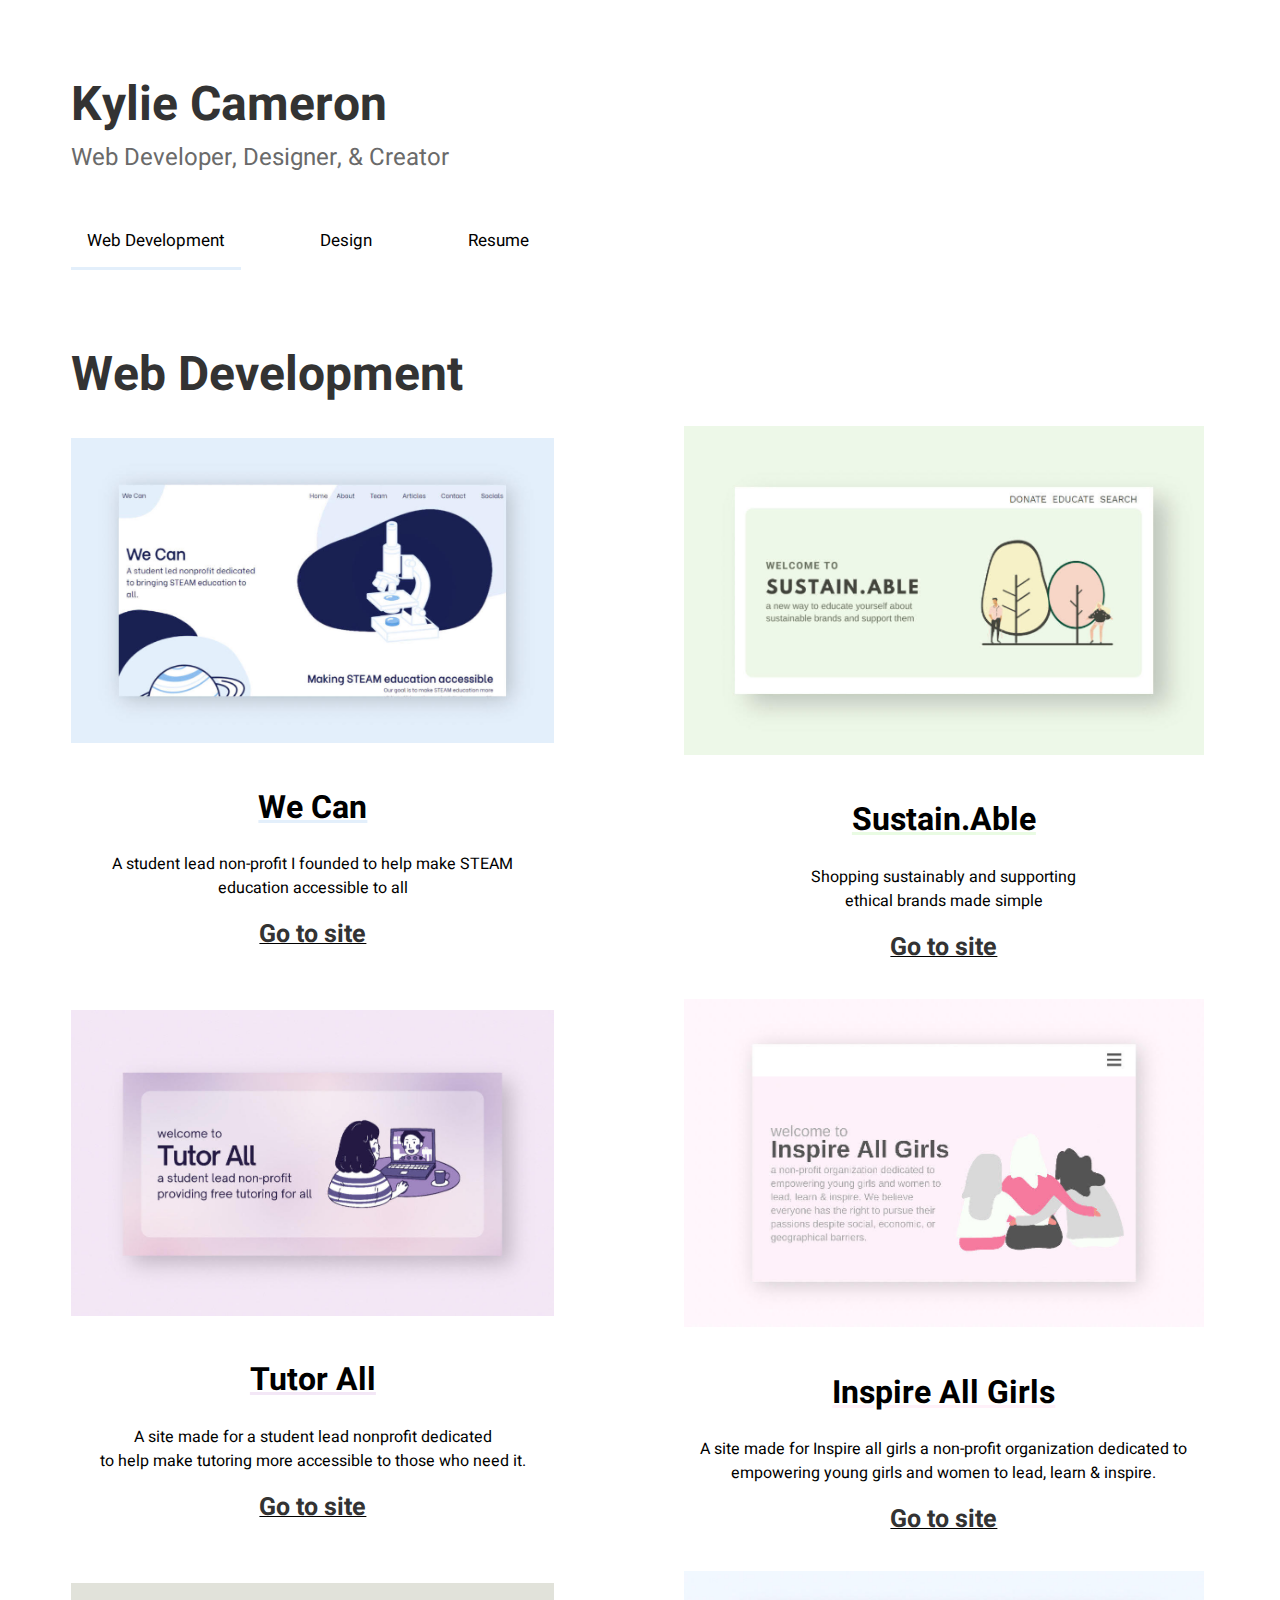
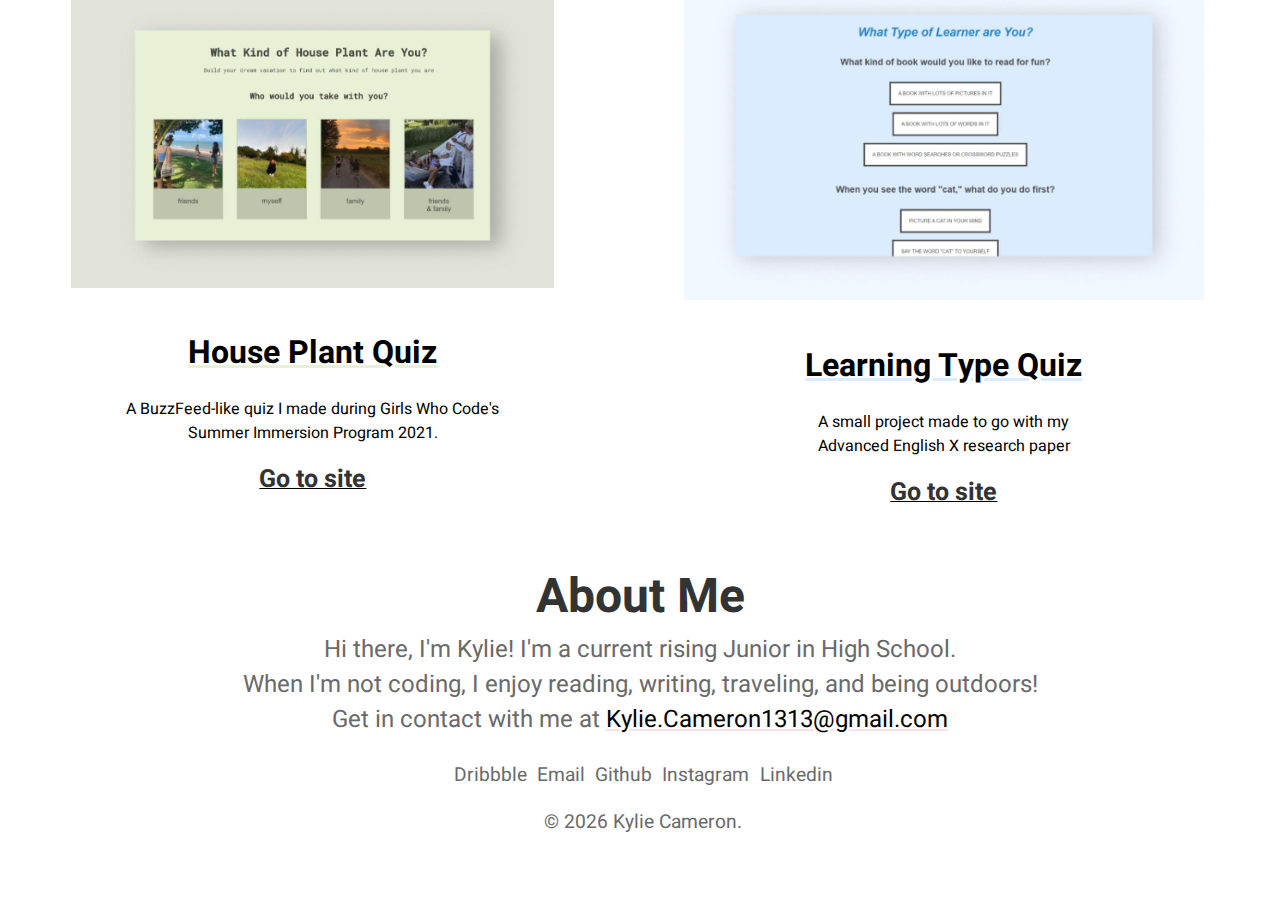
<file: index.html>
<!doctype html>
<html>
<!--this is the "extra components" and the website title-->

	<head>
		<title>Kylie Cameron</title>
		<link href="main.css" rel="stylesheet" type=text/css />
		<link href="https://fonts.googleapis.com/css2?family=Heebo:wght@300&display=swap" rel="stylesheet">
		<link rel='icon' href='favicon.ico' type='image/x-icon'/ >
		<meta name="viewport" content="width=device-width,initial-scale=1,maximum-scale=1,user-scalable=no">
		<meta http-equiv="X-UA-Compatible" content="IE=edge,chrome=1">
		<meta name="HandheldFriendly" content="true">
		<meta property="og:image" content="Screenshot (30).png" />
		<meta property="og:description" content="Kylie Cameron: Web Developer, Designer, & Student" />

		<script>
		window.addEventListener("resize", getTemplate);

CurrentPage = 'index.html';

window.addEventListener("resize", getTemplate);

CurrentPage = 'DesktopPage';

function getTemplate() {
    if (screen.width >= 767 && CurrentPage != 'DesktopPage') {
        return window.location.replace("index.html");
    }

   	if (screen.width < 767 && CurrentPage != 'MobilePage') {
        return window.location.replace("mobile.html");
    }
}

getTemplate();
</script>
	</head>

<!--this is the main part of my website, the "projects" section-->

<body>
    <h1 id="homeh1">Kylie Cameron</h1>
    <p id="homep">Web Developer, Designer, & Creator</p>
		<div class="topnav">
		<nav>
		<ul>
			<li><a class="active" href="index.html">Web Development</a></li>
			<li><a href="portfolio.html">Design</a></li>
			<li><a href="resume.html">Resume</a></li>
		</ul>
	</nav>
</div>

<h1 id="homeh1">Web Development</h1>
<table>
		<tr>
			<td>
				<center>
					<img id="portfolioimgs" src="wecancover2.jpg" alt="We Can Site Preview">
			<h1 id="h1port"><u style="text-decoration-color:#e3effb;">We Can</u></h1>
			<p id="pport">A student lead non-profit I founded to help make STEAM <br>education accessible to all</p>
				<b><p id="readmore"><u><a class="wecan" href="https://wecanstem.github.io/website/">Go to site</a></u></p></b>
			</center>
</td>
<td>
	<center>
	<img id="portfolioimgs" src="sustainablecover.jpg" alt="Sustain.Able Site Preview">
	<h1 id="h1port"><u style="text-decoration-color:#e9fbe3;">Sustain.Able</u></h1>
	<p id="pport">Shopping sustainably and supporting<br> ethical brands made simple</p>
	<b><p id="readmore"><u><a class="sust" href="https://kylie-cameron.github.io/sustain.able/">Go to site</a></u></p></b>
</center>
</tr>
<tr>
	<td>
	<center>
				<img id="portfolioimgs" src="tutorall.jpg" alt="Tutor All Site Preview">
		<h1 id="h1port"><u style="text-decoration-color:#F3E7F6;">Tutor All</u></h1>
		<p id="pport">A site made for a student lead nonprofit dedicated<br>to help make tutoring more accessible to those who need it.</p>
			<b><p id="readmore"><u><a class="tutor" href="https://tutor-all.github.io/website/">Go to site</a></u></p></b>
		</center>
	</td>
  	<td>
				<center>
					<img id="portfolioimgs" src="iag.jpg" alt="Inspire All Girls Site Preview">
			<h1 id="h1port"><u style="text-decoration-color:#FFF1F9;">Inspire All Girls</u></h1>
			<p id="pport">A site made for Inspire all girls a non-profit organization dedicated to<br> empowering  young girls and women to lead, learn & inspire.</p>
				<b><p id="readmore"><u><a class="iag" href="https://inspireallgirls.github.io/website/">Go to site</a></u></p></b>
			</center>
</td>
</tr>
<tr>
    <td>
    <center>
					<img id="portfolioimgs" src="plantquiz.jpg" alt="House Plant Site Preview">
			<h1 id="h1port"><u style="text-decoration-color:#e8f0d5;">House Plant Quiz</u></h1>
			<p id="pport">A BuzzFeed-like quiz I made during Girls Who Code's<br>Summer Immersion Program 2021.</p>
				<b><p id="readmore"><u><a class="plant" href="https://personality-quiz-kylie-cameron.kyliecameron.repl.co/">Go to site</a></u></p></b>
			</center>
</td>
<td>
			<center>
				<img id="portfolioimgs" src="adxproject.jpg" alt="Learning Type Quiz Site Preview">
		<h1 id="h1port"><u style="text-decoration-color:#dbecff;">Learning Type Quiz</u></h1>
		<p id="pport">A small project made to go with my<br>Advanced English X research paper</p>
			<b><p id="readmore"><u><a class="adx" href="https://ad-x-educationproject.github.io/LearningTypeQuiz/">Go to site</a></u></p></b>
		</center>
</td>
</tr>
	</table>
<!--
<h1 id="homeh1">Coding Bops</h1>
<p id="homep">I listen to these while I'm coding, try em out!</p>
<table>
  <tr>
    <td></td>
    <td ><iframe src="https://open.spotify.com/embed/playlist/1ozxB4Ofhpt0sOjkQTpSDc" width="100%" height="380" frameBorder="0" allowtransparency="true" allow="encrypted-media"></iframe>
    </td>
    <td><iframe src="https://open.spotify.com/embed/playlist/4qtihtS9GnqVEQB2sht64X" width="100%" height="380" frameBorder="0" allowtransparency="true" allow="encrypted-media"></iframe>
    </td>
    <td>
      <iframe src="https://open.spotify.com/embed/playlist/6oPNgwZx8sSsvRqROfCWdE" width="100%" height="380" frameBorder="0" allowtransparency="true" allow="encrypted-media"></iframe>
    </td >
    <td></td>
  </tr>
</table>-->
  <footer>
    <center>
      <h1 id="abouth1">About Me</h1>
			<p id="aboutp">Hi there, I'm Kylie! I'm a current rising Junior in High School.<br>When I'm not coding, I enjoy reading, writing, traveling, and being outdoors!<br> Get in contact with me at
					<a href="mailto:Kylie.Cameron1313@gmail.com" class="theemail">
						<u style="text-decoration-color:#fbe3e3;">Kylie.Cameron1313@gmail.com</u>
					</a>
				</u>
			</p>

				<div id="footer-links">
					<a href="https://dribbble.com/kyliecam" class="mono" target="_">Dribbble</a>

					<a href="mailto:kylie.cameron1313@gmail.com" class="mono" target="_">Email</a>

					<a href="https://github.com/kylie-cameron" class="mono" target="_">Github</a>

          <a href="https://www.instagram.com/kyncameron/" class="mono" target="_">Instagram</a>

					<a href="https://www.linkedin.com/in/kylie-cameron-b316821a8/" class="mono" target="_">Linkedin</a>
				</div>
			</center>
		</footer>

		<center>
			<p id="copyright" class="mono">&#xa9; <script>document.write(new Date().getFullYear())</script> Kylie Cameron.</p>
		</center>
	</footer>
  </body>
</html>
</file>
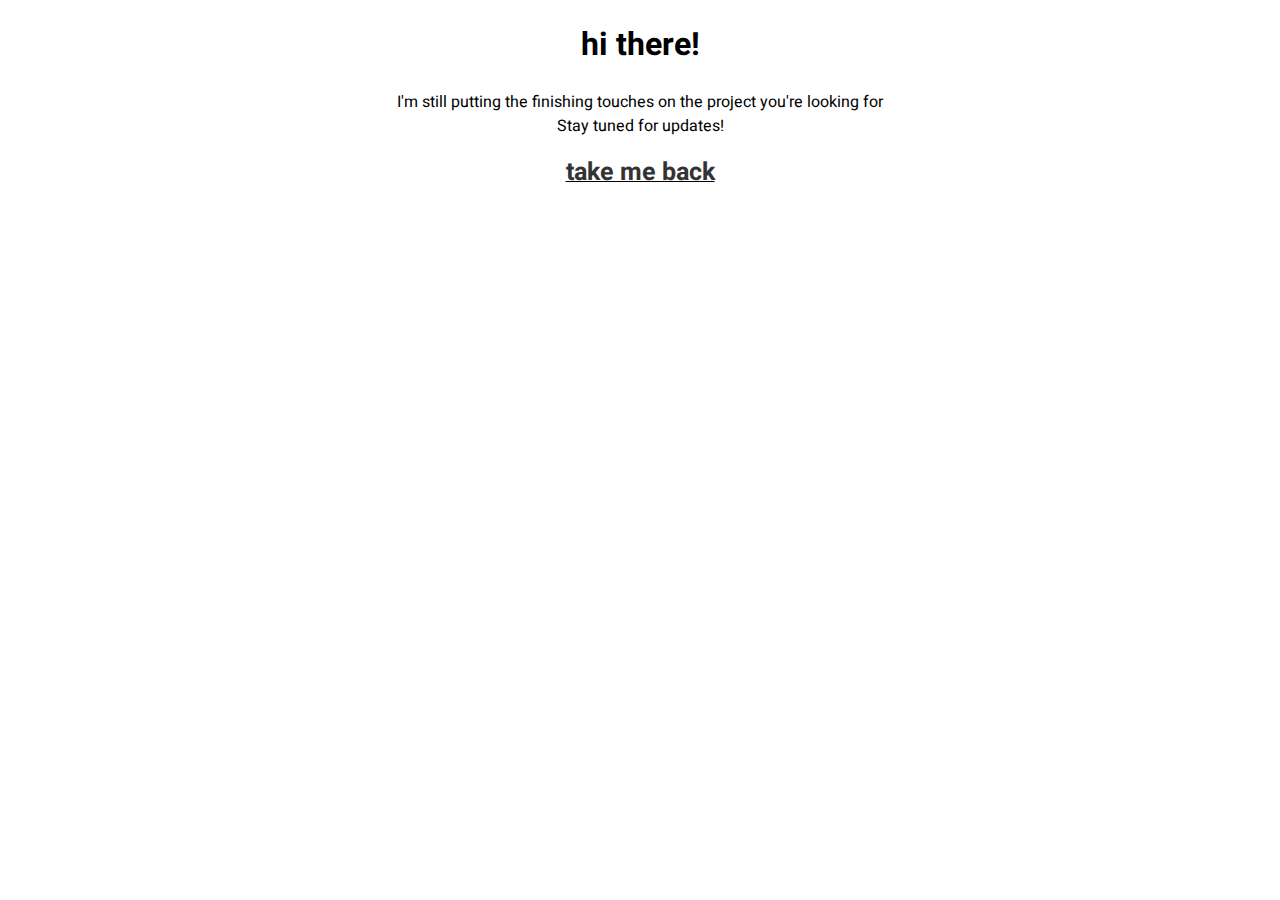
<file: notfinished.html>
<!DOCTYPE html>
<html lang="en" dir="ltr">
  <head>
    <meta charset="utf-8">
    <title>Kylie Cameron</title>
    <link href="main.css" rel="stylesheet" type=text/css />
    <link href="https://fonts.googleapis.com/css2?family=Heebo:wght@300&display=swap" rel="stylesheet">
    <link rel='icon' href='favicon.ico' type='image/x-icon'/ >
    <meta name="viewport" content="width=device-width,initial-scale=1,maximum-scale=1,user-scalable=no">
    <meta http-equiv="X-UA-Compatible" content="IE=edge,chrome=1">
    <meta name="HandheldFriendly" content="true">
    <meta property="og:image" content="wecanmobile.jpg" />
    <meta property="og:description" content="Kylie Cameron:Student and Web Developer" />
  </head>
  <body>
<center>
    <h1 id="noth1">hi there!</h1>
    <p id="notp">I'm still putting the finishing touches on the project you're looking for<br>Stay tuned for updates!</p>
<b><p id="notbutton"><u><a class="adx" href="index.html">take me back</a></p></b>
  </center>
  </body>
</html>
</file>
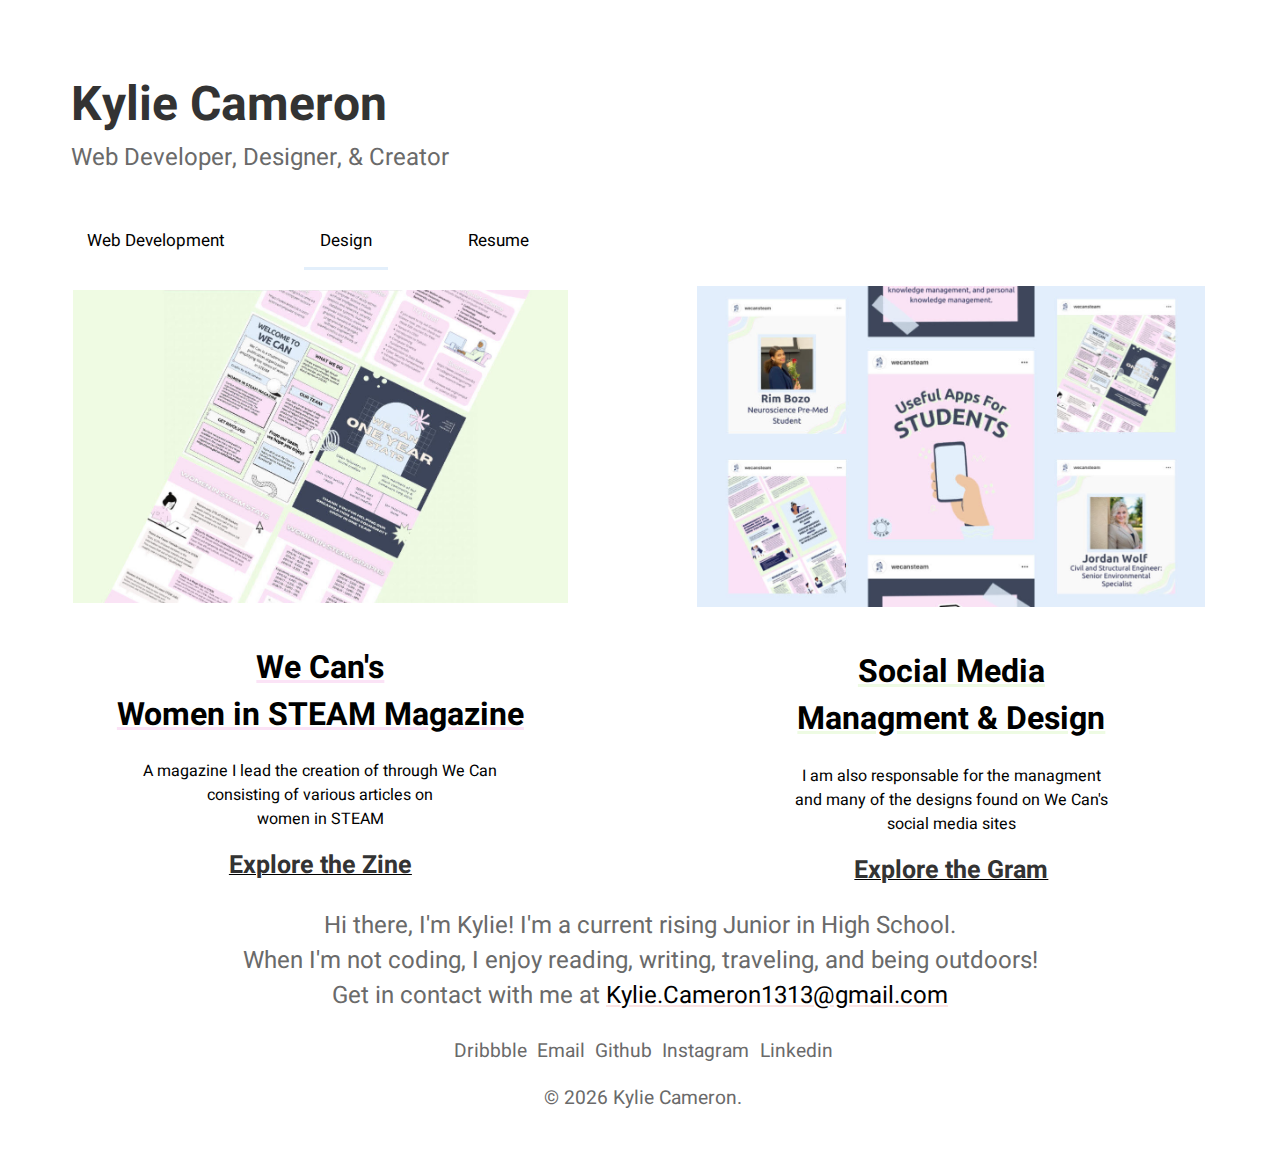
<file: portfolio.html>
<!DOCTYPE html>
<html>

<head>

	<title>Kylie Cameron</title>
  <link href="main.css" rel="stylesheet" type=text/css />
	<link href="https://fonts.googleapis.com/css2?family=Heebo:wght@300&display=swap" rel="stylesheet">
	<link rel='icon' href='favicon.ico' type='image/x-icon' />
	<meta charset="utf-8" />
	<meta http-equiv="X-UA-Compatible" content="IE=edge" />
	<meta name="viewport" content="width=device-width, initial-scale=1" />
</head>

<script>
window.addEventListener("resize", getTemplate);

CurrentPage = 'index.html';

window.addEventListener("resize", getTemplate);

CurrentPage = 'DesktopPage';

function getTemplate() {
if (screen.width >= 767 && CurrentPage != 'DesktopPage') {
    return window.location.replace("portfolio.html");
}

if (screen.width < 767 && CurrentPage != 'MobilePage') {
    return window.location.replace("mobileportfolio.html");
}
}

getTemplate();
</script>
<body>
	<h1 id="homeh1">Kylie Cameron</h1>
    <p id="homep">Web Developer, Designer, & Creator</p>
		<div class="topnav">
		<nav>
		<ul>
			<li><a href="index.html">Web Development</a></li>
			<li><a class="active" href="portfolio.html">Design</a></li>
			<li><a href="resume.html">Resume</a></li>
		</ul>
	</nav>
</div>
<table>
		<tr>
			<td>
				<center>
					<img id="portfolioimgs" src="wecanmagazine1.jpg" alt="We Can's first magazine">
			<h1 id="h1port"><u style="text-decoration-color:#FBE3F6;">We Can's<br>Women in STEAM Magazine</u></h1>
			<p id="pport">A magazine I lead the creation of through We Can<br> consisting of various articles on<br> women in STEAM</p>
				<b><p id="readmore"><u><a class="wecanmag" href="https://issuu.com/we.can/docs/womeninsteammagazine_1_">Explore the Zine</a></u></p></b>
			</center>
</td>
<td>
	<center>
	<img id="portfolioimgs" src="socialmediawecan.jpg" alt="we can's social media">
	<h1 id="h1port"><u style="text-decoration-color:#EEFBE3;">Social Media<br>Managment & Design</u></h1>
	<p id="pport">I am also responsable for the managment<br> and many of the designs found on We Can's<br>social media sites</p>
	<b><p id="readmore"><u><a class="soc" href="https://www.instagram.com/wecansteam/">Explore the Gram</a></u></p></b>
</center>
</tr>
<!--
<tr>
	<td>
	<center>
				<img id="portfolioimgs" src="tutorall.jpg" alt="Tutor All Site Preview">
		<h1 id="h1port"><u style="text-decoration-color:#F3E7F6;">Tutor All</u></h1>
		<p id="pport">A site made for a student lead nonprofit dedicated<br>to help make tutoring more accessible to those who need it.</p>
			<b><p id="readmore"><u><a class="tutor" href="https://tutor-all.github.io/website/">Go to site</a></u></p></b>
		</center>
	</td>
  	<td>
				<center>
					<img id="portfolioimgs" src="iag.jpg" alt="Inspire All Girls Site Preview">
			<h1 id="h1port"><u style="text-decoration-color:#FFF1F9;">Inspire All Girls</u></h1>
			<p id="pport">A site made for Inspire all girls a non-profit organization dedicated to<br> empowering  young girls and women to lead, learn & inspire.</p>
				<b><p id="readmore"><u><a class="iag" href="https://inspireallgirls.github.io/website/">Go to site</a></u></p></b>
			</center>
</td>
</tr>
<tr>
    <td>
    <center>
					<img id="portfolioimgs" src="plantquiz.jpg" alt="House Plant Site Preview">
			<h1 id="h1port"><u style="text-decoration-color:#e8f0d5;">House Plant Quiz</u></h1>
			<p id="pport">A BuzzFeed-like quiz I made during Girls Who Code's<br>Summer Immersion Program 2021.</p>
				<b><p id="readmore"><u><a class="plant" href="https://personality-quiz-kylie-cameron.kyliecameron.repl.co/">Go to site</a></u></p></b>
			</center>
</td>
<td>
			<center>
				<img id="portfolioimgs" src="adxproject.jpg" alt="Learning Type Quiz Site Preview">
		<h1 id="h1port"><u style="text-decoration-color:#dbecff;">Learning Type Quiz</u></h1>
		<p id="pport">A small project made to go with my<br>Advanced English X research paper</p>
			<b><p id="readmore"><u><a class="adx" href="https://ad-x-educationproject.github.io/LearningTypeQuiz/">Go to site</a></u></p></b>
		</center>
</td>
</tr>
-->
	</table>
    <footer>
      <center>
    		<p id="aboutp">Hi there, I'm Kylie! I'm a current rising Junior in High School.<br>When I'm not coding, I enjoy reading, writing, traveling, and being outdoors!<br> Get in contact with me at
					<a href="mailto:Kylie.Cameron1313@gmail.com" class="theemail">
						<u style="text-decoration-color:#fbe3e3;">Kylie.Cameron1313@gmail.com</u>
					</a>
			</p>

      <center>
        <div id="footer-links">
					<a href="https://dribbble.com/kyliecam" class="mono" target="_">Dribbble</a>

					<a href="mailto:kylie.cameron1313@gmail.com" class="mono" target="_">Email</a>

					<a href="https://github.com/kylie-cameron" class="mono" target="_">Github</a>

          <a href="https://www.instagram.com/kyncameron/" class="mono" target="_">Instagram</a>

					<a href="https://www.linkedin.com/in/kylie-cameron-b316821a8/" class="mono" target="_">Linkedin</a>
				</div>



			<p id="copyright" class="mono">&#xa9; <script>document.write(new Date().getFullYear())</script> Kylie Cameron.</p>
		</center>
	</footer>
  </body>
</html>
</file>
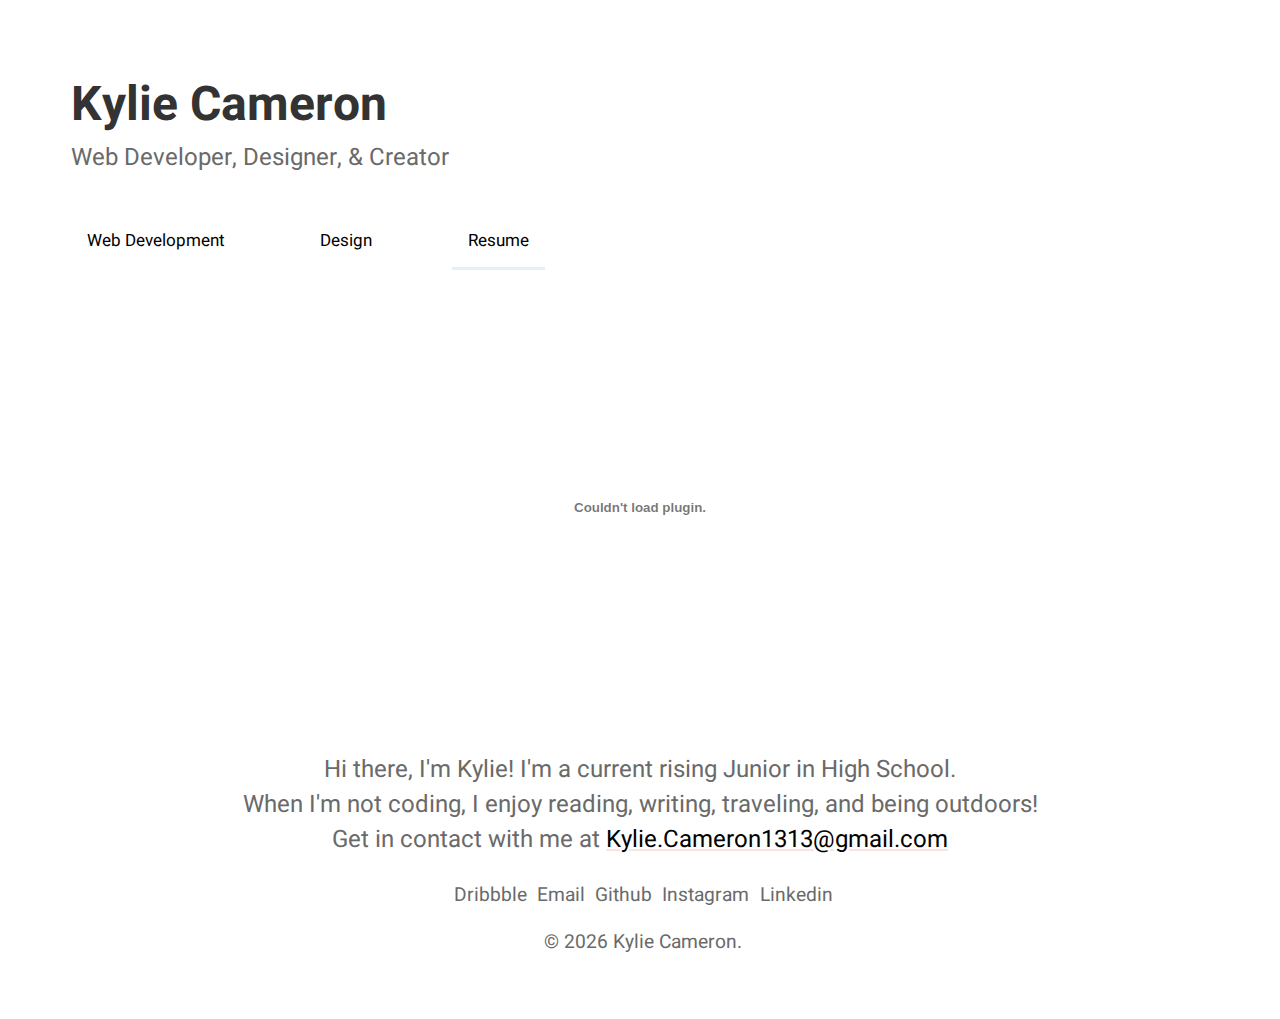
<file: resume.html>
<!DOCTYPE html>
<html lang="en" dir="ltr">
  <head>
    <meta charset="utf-8">
    <title>Kylie Cameron Resume</title>
    <link href="main.css" rel="stylesheet" type=text/css />
		<link href="https://fonts.googleapis.com/css2?family=Heebo:wght@300&display=swap" rel="stylesheet">
		<link rel='icon' href='favicon.ico' type='image/x-icon'/ >
		<meta name="viewport" content="width=device-width,initial-scale=1,maximum-scale=1,user-scalable=no">
		<meta http-equiv="X-UA-Compatible" content="IE=edge,chrome=1">
		<meta name="HandheldFriendly" content="true">
		<meta property="og:image" content="Screenshot (30).png" />
		<meta property="og:description" content="Kylie Cameron: Student and Web Developer" />

  </head>
  <body>
    <body>
        <h1 id="homeh1">Kylie Cameron</h1>
        <p id="homep">Web Developer, Designer, & Creator</p>
    		<div class="topnav">
    		<nav>
    		<ul>
    			<li><a href="index.html">Web Development</a></li>
    			<li><a href="portfolio.html">Design</a></li>
    			<li><a class="active" href="resume.html">Resume</a></li>
    		</ul>
    	</nav>
    </div>

<body>
  <center>
  <embed src="Resume.pdf" width="600" height="475" padding-top="50px">
  </center>
</body>




    <footer>
      <center>
    		<p id="aboutp">Hi there, I'm Kylie! I'm a current rising Junior in High School.<br>When I'm not coding, I enjoy reading, writing, traveling, and being outdoors!<br> Get in contact with me at
					<a href="mailto:Kylie.Cameron1313@gmail.com" class="theemail">
						<u style="text-decoration-color:#fbe3e3;">Kylie.Cameron1313@gmail.com</u>
					</a>
			</p>

      <center>
        <div id="footer-links">
					<a href="https://dribbble.com/kyliecam" class="mono" target="_">Dribbble</a>

					<a href="mailto:kylie.cameron1313@gmail.com" class="mono" target="_">Email</a>

					<a href="https://github.com/kylie-cameron" class="mono" target="_">Github</a>

          <a href="https://www.instagram.com/kyncameron/" class="mono" target="_">Instagram</a>

					<a href="https://www.linkedin.com/in/kylie-cameron-b316821a8/" class="mono" target="_">Linkedin</a>
				</div>



			<p id="copyright" class="mono">&#xa9; <script>document.write(new Date().getFullYear())</script> Kylie Cameron.</p>
		</center>
	</footer>
  </body>
</html>
</file>
<file: main.css>
body {
 background-color:white;
}

/* STYLE TEXT */
body {
  font-family: 'Heebo', sans-serif;
}
h1 {
  color:black;
}
#homeh1 {
  padding-left:5%;
  padding-top:3%;
	font-size:3rem;
	color: #333;
	margin-bottom:0%;
	padding-bottom:0%;

}
#homep {
  padding-left:5%;
	padding-top:0%;
	margin-top:0%;
	font-size:1.5rem;
	color:#6a6a6a;
}
#abouth1 {
	font-size:3rem;
	color: #333;
	margin-bottom:0%;
	padding-bottom:0%;

}
#aboutp {
	padding-top:0%;
	margin-top:0%;
	font-size:1.5rem;
	color:#6a6a6a;
}
/* STYLE IMAGES */
#portfolioimgs {
	width: 80%;
	height: auto;
	padding:2%;
}
#writingh3, #webdevh3 {
  font-size:2rem;
	color: #333;
  padding-left:5%;
  padding-bottom:0%;
}
#seemore {
  size: 20px;
}
#circlepics {
  width:250px;
  height: auto;
  padding:0%;
  margin:0%;
}

/* STYLE NAV BAR */

nav ul {
	display: inline;
}
nav ul li {
	font-size:1.5rem;
	float:left;
	color: #333;
	list-style-type: none;
	padding-left:5%;
  padding-top:15px;
  border-color: black;
}
nav ul li a {
	color: #333;
	text-decoration:none;
}
ul li {
	color: #333;
	display: inline-block;
}
ul li a {
	color: #333;
}


/* style portfolio page*/
.wecan {
  font-size:25px;
	color:#333;
	padding:0;
	margin:0;
	text-decoration-color:#e3effb;
}
.sust {
  font-size:25px;
	color:#333;
	padding:0;
	margin:0;
	text-decoration-color:#e9fbe3;
}
.adx {
  font-size:25px;
	color:#333;
	padding:0;
	margin:0;
	text-decoration-color:#dbecff;
}
.iag {
  font-size:25px;
	color:#333;
	padding:0;
	margin:0;
	text-decoration-color:#FFF1F9;
}
.plant {
  font-size:25px;
  color: #333;
	padding:0;
	margin:0;
  text-decoration-color:#e8f0d5;
}
.tutor {
  font-size:25px;
  color: #333;
	padding:0;
	margin:0;
  text-decoration-color:#F3E7F6;
}
.wecanmag {
  font-size:25px;
  color: #333;
	padding:0;
	margin:0;
  text-decoration-color:#FBE3F6;
}
.soc {
  font-size:25px;
  color: #333;
	padding:0;
	margin:0;
  text-decoration-color:#EEFBE3;
}
/* other*/
table {
  width:100%;
}
a {
	text-decoration: none;
  color: black;
}
#name, #job {
  padding: 0%;
  margin: 0%;
}
/* footer */
.mono {
	text-decoration:none;
	margin-left:.5%;
	margin-bottom:5%;
	font-size:1.2rem;
	color:#6a6a6a;
}
.theemail {
	text-decoration:none;
	color:black;
}

/* Add a black background color to the top navigation */
.topnav {
  overflow: hidden;
}

/* Style the links inside the navigation bar */
.topnav a {
  float: left;
  display: block;
  color: black;
  text-align: center;
  padding: 14px 16px;
  text-decoration: none;
  font-size: 17px;
  border-bottom: 3px solid transparent;
}

.topnav a:hover {
  border-bottom: 3px solid #e3effb;
}

.topnav a.active {
  border-bottom: 3px solid #e3effb;
}
</file>
